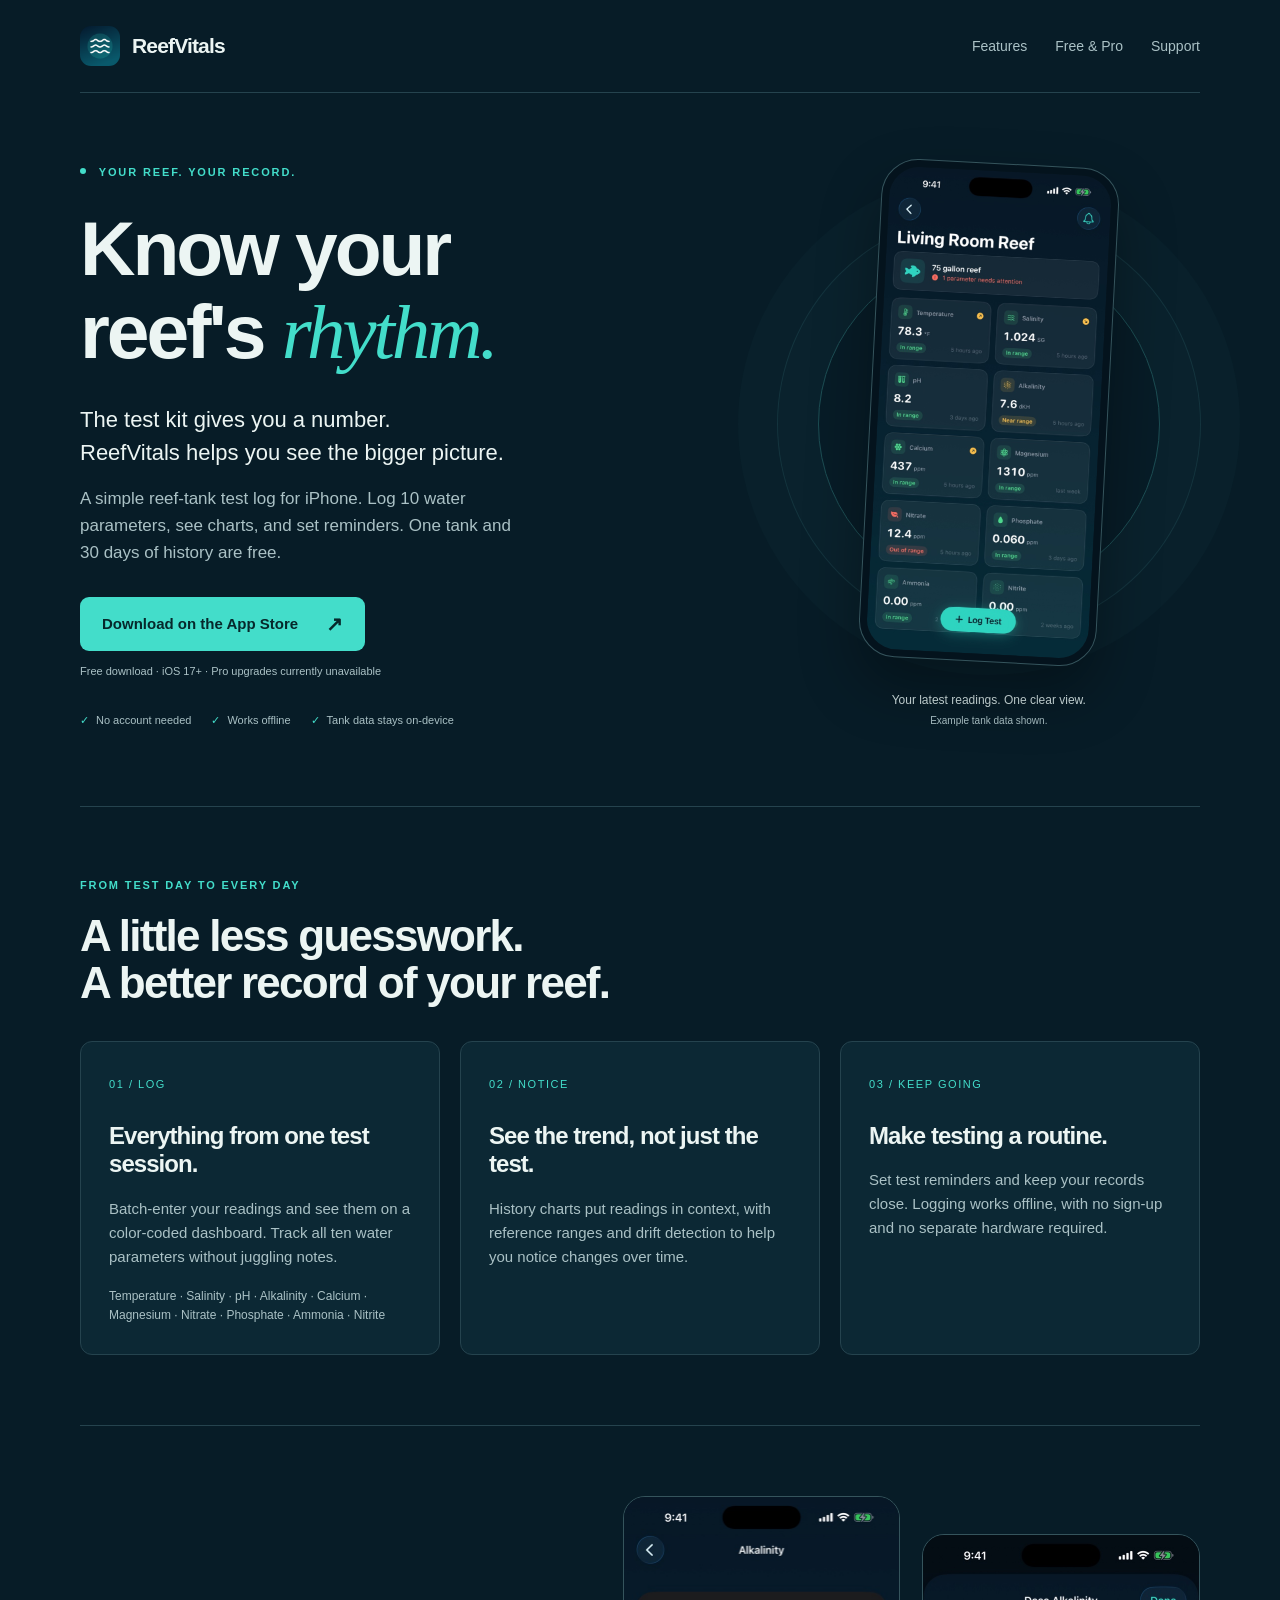
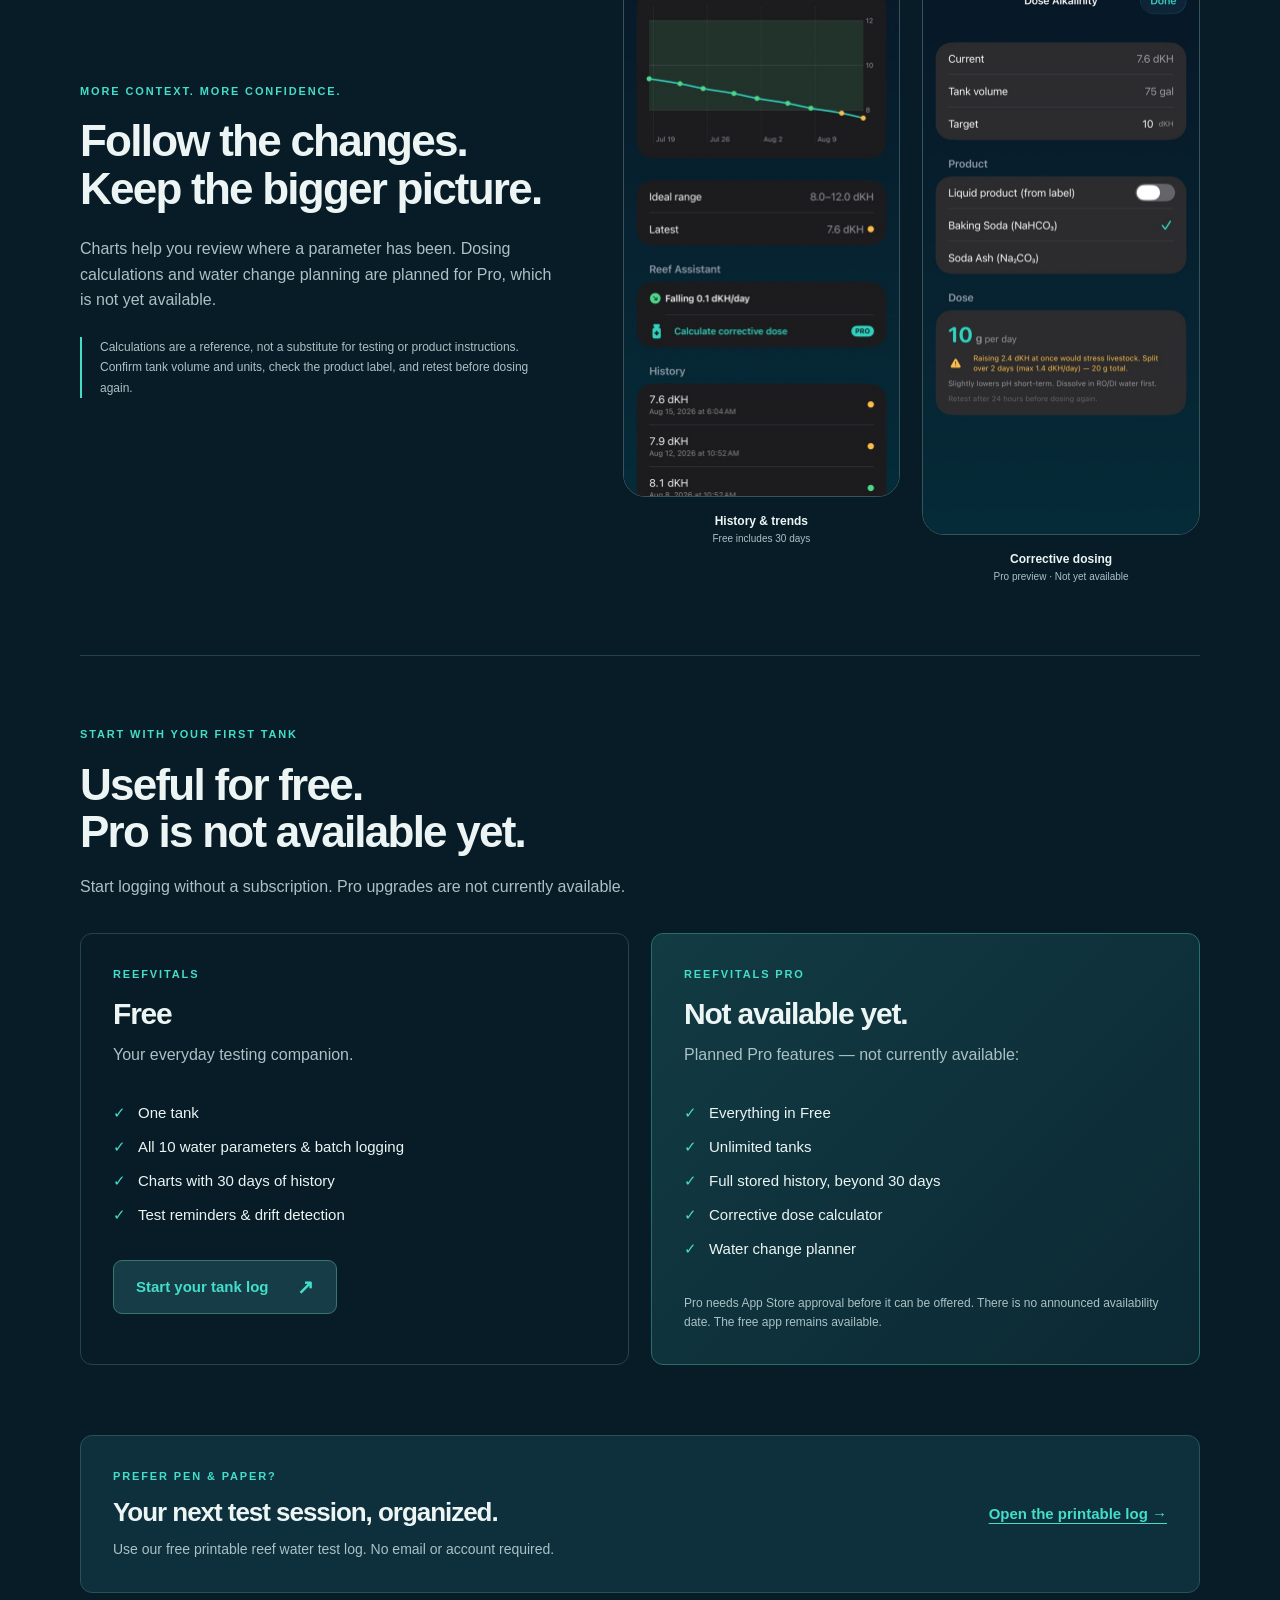
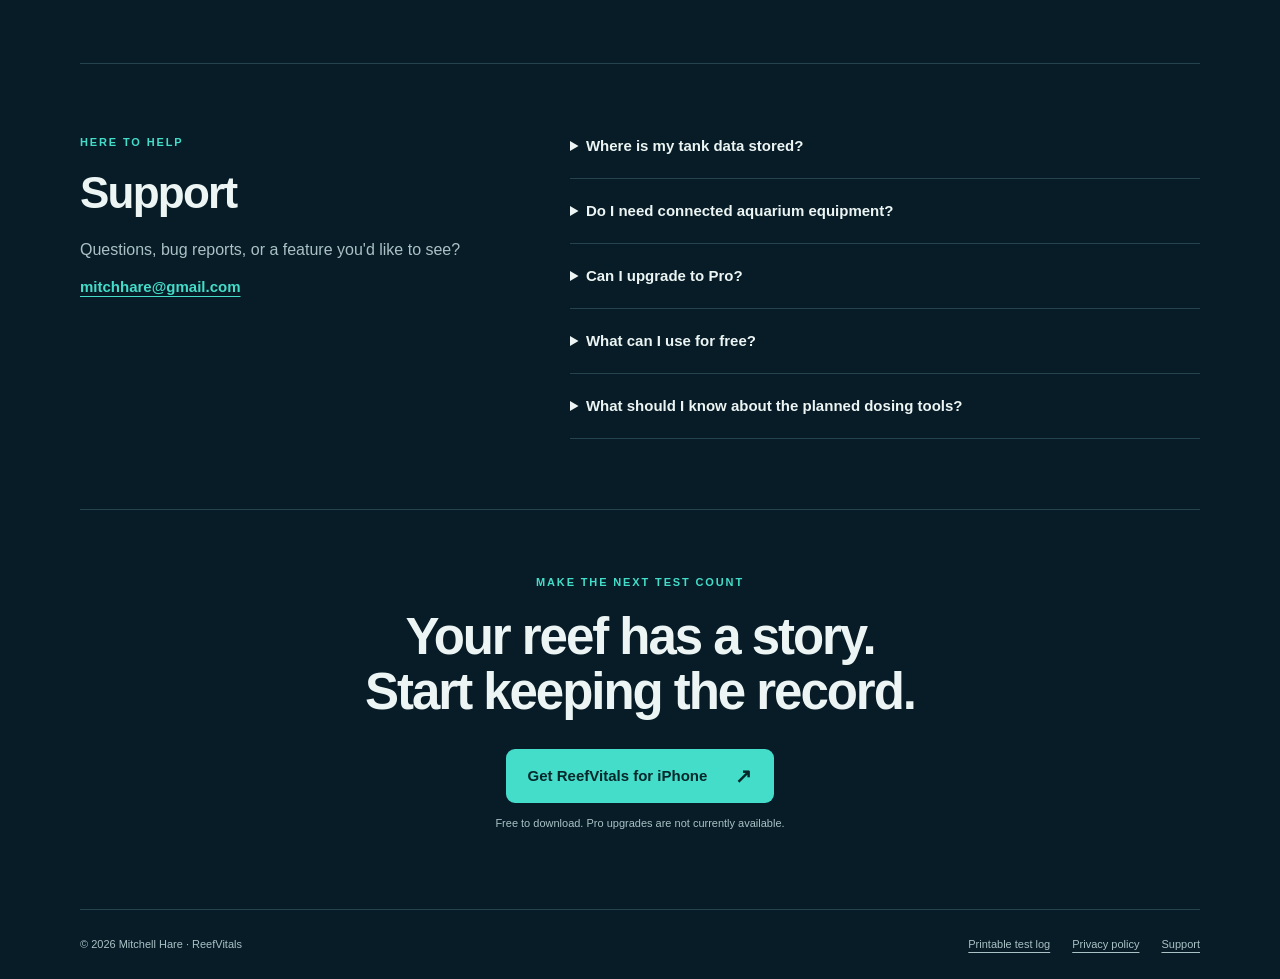
<file: index.html>
<!DOCTYPE html>
<html lang="en">
<head>
<meta charset="utf-8">
<meta name="viewport" content="width=device-width, initial-scale=1">
<title>ReefVitals — Reef Aquarium Water Test Log for iPhone</title>
<meta name="description" content="Keep your reef aquarium test results in one place. Log 10 water parameters, see trends, and set reminders with ReefVitals for iPhone. Free to download, no account required.">
<link rel="canonical" href="https://lapin1018.github.io/reefvitals/">
<meta name="apple-itunes-app" content="app-id=6801721035">
<meta property="og:type" content="website">
<meta property="og:title" content="ReefVitals — Know your reef's rhythm.">
<meta property="og:description" content="A water test log for reef keepers. Track parameters, follow trends, and keep your tank's history on your iPhone.">
<meta property="og:url" content="https://lapin1018.github.io/reefvitals/">
<meta property="og:image" content="https://lapin1018.github.io/reefvitals/assets/app-icon.png">
<meta property="og:image:alt" content="ReefVitals app icon">
<meta name="twitter:card" content="summary">
<meta name="theme-color" content="#071c27">
<link rel="icon" type="image/png" href="assets/app-icon.png">
<link rel="stylesheet" href="styles.css">
<script type="application/ld+json">{"@context":"https://schema.org","@type":"SoftwareApplication","name":"ReefVitals","operatingSystem":"iOS 17.0 or later","applicationCategory":"LifestyleApplication","url":"https://lapin1018.github.io/reefvitals/","downloadUrl":"https://apps.apple.com/us/app/reefvitals/id6801721035","image":"https://lapin1018.github.io/reefvitals/assets/app-icon.png","description":"A free one-tank iPhone water test log for reef aquariums, with parameter charts, reminders, and 30 days of history.","author":{"@type":"Person","name":"Mitchell Hare"}}</script>
</head>
<body>
<a class="skip-link" href="#main">Skip to content</a>
<header class="site-header wrap">
<a class="brand" href="./"><img src="assets/app-icon.png" width="40" height="40" alt=""><span>ReefVitals</span></a>
<nav aria-label="Main navigation"><a href="#features">Features</a><a href="#plans">Free &amp; Pro</a><a href="#support">Support</a></nav>
</header>
<main id="main">
<section class="hero wrap" aria-labelledby="hero-title">
<div class="hero-copy"><p class="eyebrow"><span class="status-dot" aria-hidden="true"></span> YOUR REEF. YOUR RECORD.</p>
<h1 id="hero-title">Know your<br>reef's <em>rhythm.</em></h1>
<p class="lead">The test kit gives you a number.<br>ReefVitals helps you see the bigger picture.</p>
<p class="hero-description">A simple reef-tank test log for iPhone. Log 10 water parameters, see charts, and set reminders. One tank and 30 days of history are free.</p>
<a class="button" href="https://apps.apple.com/us/app/reefvitals/id6801721035">Download on the App Store <span aria-hidden="true">↗</span></a>
<p class="button-note">Free download · iOS 17+ · Pro upgrades currently unavailable</p>
<div class="trust-row"><span>No account needed</span><span>Works offline</span><span>Tank data stays on-device</span></div></div>
<figure class="hero-visual"><div class="phone"><img src="assets/dashboard.jpg" width="644" height="1400" fetchpriority="high" alt="ReefVitals dashboard showing temperature, salinity, pH, alkalinity, calcium, magnesium, nitrate, phosphate, ammonia, and nitrite readings."></div><figcaption>Your latest readings. One clear view.<br><span>Example tank data shown.</span></figcaption></figure>
</section>
<section id="features" class="section wrap" aria-labelledby="features-title">
<div class="section-heading"><p class="eyebrow">FROM TEST DAY TO EVERY DAY</p><h2 id="features-title">A little less guesswork.<br>A better record of your reef.</h2></div>
<div class="feature-grid">
<article class="feature-card"><span class="number">01 / LOG</span><h3>Everything from one test session.</h3><p>Batch-enter your readings and see them on a color-coded dashboard. Track all ten water parameters without juggling notes.</p><p class="small">Temperature · Salinity · pH · Alkalinity · Calcium · Magnesium · Nitrate · Phosphate · Ammonia · Nitrite</p></article>
<article class="feature-card"><span class="number">02 / NOTICE</span><h3>See the trend, not just the test.</h3><p>History charts put readings in context, with reference ranges and drift detection to help you notice changes over time.</p></article>
<article class="feature-card"><span class="number">03 / KEEP GOING</span><h3>Make testing a routine.</h3><p>Set test reminders and keep your records close. Logging works offline, with no sign-up and no separate hardware required.</p></article>
</div></section>
<section class="showcase section wrap" aria-labelledby="showcase-title">
<div class="showcase-copy"><p class="eyebrow">MORE CONTEXT. MORE CONFIDENCE.</p><h2 id="showcase-title">Follow the changes.<br>Keep the bigger picture.</h2><p>Charts help you review where a parameter has been. Dosing calculations and water change planning are planned for Pro, which is not yet available.</p><p class="note">Calculations are a reference, not a substitute for testing or product instructions. Confirm tank volume and units, check the product label, and retest before dosing again.</p></div>
<div class="screen-pair"><figure><img src="assets/trend.jpg" width="552" height="1200" loading="lazy" alt="A parameter history chart in ReefVitals."><figcaption>History &amp; trends <span>Free includes 30 days</span></figcaption></figure><figure><img src="assets/dose.jpg" width="552" height="1200" loading="lazy" alt="ReefVitals corrective dosing calculator with tank-specific calculation inputs."><figcaption>Corrective dosing <span>Pro preview · Not yet available</span></figcaption></figure></div>
</section>
<section id="plans" class="section wrap" aria-labelledby="plans-title">
<div class="section-heading"><p class="eyebrow">START WITH YOUR FIRST TANK</p><h2 id="plans-title">Useful for free.<br>Pro is not available yet.</h2><p>Start logging without a subscription. Pro upgrades are not currently available.</p></div>
<div class="plans"><article class="plan"><p class="eyebrow">REEFVITALS</p><h3>Free</h3><p>Your everyday testing companion.</p><ul><li>One tank</li><li>All 10 water parameters &amp; batch logging</li><li>Charts with 30 days of history</li><li>Test reminders &amp; drift detection</li></ul><a class="button button-secondary" href="https://apps.apple.com/us/app/reefvitals/id6801721035">Start your tank log <span aria-hidden="true">↗</span></a></article>
<article class="plan plan-pro"><p class="eyebrow">REEFVITALS PRO</p><h3>Not available yet.</h3><p>Planned Pro features — not currently available:</p><ul><li>Everything in Free</li><li>Unlimited tanks</li><li>Full stored history, beyond 30 days</li><li>Corrective dose calculator</li><li>Water change planner</li></ul><p class="small">Pro needs App Store approval before it can be offered. There is no announced availability date. The free app remains available.</p></article></div>
</section>
<section class="resource wrap" aria-labelledby="resource-title"><div><p class="eyebrow">PREFER PEN &amp; PAPER?</p><h2 id="resource-title">Your next test session, organized.</h2><p>Use our free printable reef water test log. No email or account required.</p></div><a class="text-link" href="reef-test-log.html">Open the printable log <span aria-hidden="true">→</span></a></section>
<section id="support" class="section wrap support" aria-labelledby="support-title">
<div><p class="eyebrow">HERE TO HELP</p><h2 id="support-title">Support</h2><p>Questions, bug reports, or a feature you'd like to see?</p><a class="text-link" href="mailto:mitchhare@gmail.com">mitchhare@gmail.com</a></div>
<div class="faq"><details><summary>Where is my tank data stored?</summary><p>On your device. ReefVitals has no user accounts or external database for your tank data. Read the <a href="privacy.html">privacy policy</a> for details.</p></details>
<details><summary>Do I need connected aquarium equipment?</summary><p>No. ReefVitals is a manual water test log. Enter readings from your own test kits; it is not an automatic water-testing device or aquarium controller.</p></details>
<details><summary>Can I upgrade to Pro?</summary><p>Not yet. Pro subscriptions are not currently available. Planned Pro features include corrective dosing, the water change planner, unlimited tanks, and full stored history. No availability date has been announced.</p></details>
<details><summary>What can I use for free?</summary><p>The free app includes one tank, all ten water parameters, batch logging, charts with 30 days of history, test reminders, and drift detection. No subscription or account is needed to start logging.</p></details>
<details><summary>What should I know about the planned dosing tools?</summary><p>Treat calculated doses as a reference. Confirm your tank volume, units, test results, and product instructions. Large corrections may be split across days. Always retest before dosing again.</p></details></div>
</section>
<section class="closing wrap"><p class="eyebrow">MAKE THE NEXT TEST COUNT</p><h2>Your reef has a story.<br>Start keeping the record.</h2><a class="button" href="https://apps.apple.com/us/app/reefvitals/id6801721035">Get ReefVitals for iPhone <span aria-hidden="true">↗</span></a><p class="button-note">Free to download. Pro upgrades are not currently available.</p></section>
</main>
<footer class="site-footer wrap"><span>© 2026 Mitchell Hare · ReefVitals</span><div><a href="reef-test-log.html">Printable test log</a><a href="privacy.html">Privacy policy</a><a href="#support">Support</a></div></footer>
</body>
</html>
</file>
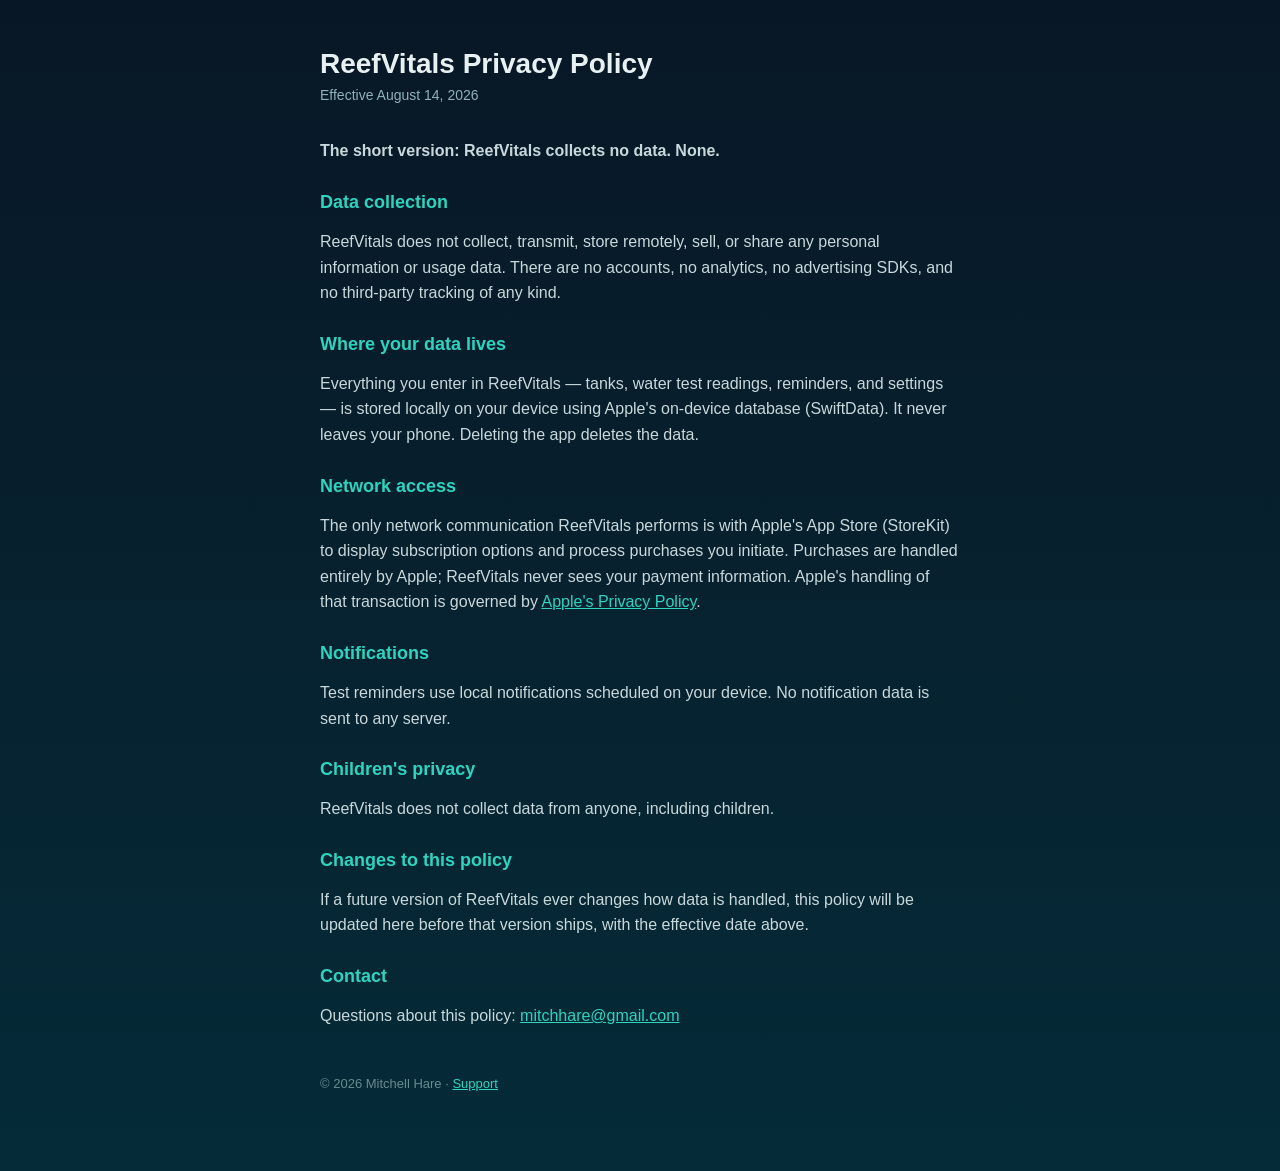
<file: privacy.html>
<!DOCTYPE html>
<html lang="en">
<head>
<meta charset="utf-8">
<meta name="viewport" content="width=device-width, initial-scale=1">
<title>ReefVitals — Privacy Policy</title>
<style>
  :root { color-scheme: dark; }
  body {
    margin: 0; padding: 0;
    font-family: -apple-system, BlinkMacSystemFont, "Segoe UI", Roboto, sans-serif;
    background: linear-gradient(180deg, #081726 0%, #052b38 100%);
    color: #e8f1f2; min-height: 100vh;
  }
  .wrap { max-width: 640px; margin: 0 auto; padding: 48px 24px 80px; }
  h1 { font-size: 28px; margin: 0 0 4px; }
  .date { color: #8fb3b8; margin: 0 0 32px; font-size: 14px; }
  h2 { font-size: 18px; margin: 28px 0 8px; color: #2ed4bf; }
  p, li { line-height: 1.6; color: #c9d8da; }
  a { color: #2ed4bf; }
  footer { margin-top: 48px; font-size: 13px; color: #6a8a8f; }
</style>
</head>
<body>
<div class="wrap">
  <h1>ReefVitals Privacy Policy</h1>
  <p class="date">Effective August 14, 2026</p>

  <p><strong>The short version: ReefVitals collects no data. None.</strong></p>

  <h2>Data collection</h2>
  <p>ReefVitals does not collect, transmit, store remotely, sell, or share any personal
  information or usage data. There are no accounts, no analytics, no advertising SDKs,
  and no third-party tracking of any kind.</p>

  <h2>Where your data lives</h2>
  <p>Everything you enter in ReefVitals — tanks, water test readings, reminders, and
  settings — is stored locally on your device using Apple's on-device database
  (SwiftData). It never leaves your phone. Deleting the app deletes the data.</p>

  <h2>Network access</h2>
  <p>The only network communication ReefVitals performs is with Apple's App Store
  (StoreKit) to display subscription options and process purchases you initiate.
  Purchases are handled entirely by Apple; ReefVitals never sees your payment
  information. Apple's handling of that transaction is governed by
  <a href="https://www.apple.com/legal/privacy/">Apple's Privacy Policy</a>.</p>

  <h2>Notifications</h2>
  <p>Test reminders use local notifications scheduled on your device. No notification
  data is sent to any server.</p>

  <h2>Children's privacy</h2>
  <p>ReefVitals does not collect data from anyone, including children.</p>

  <h2>Changes to this policy</h2>
  <p>If a future version of ReefVitals ever changes how data is handled, this policy
  will be updated here before that version ships, with the effective date above.</p>

  <h2>Contact</h2>
  <p>Questions about this policy: <a href="mailto:mitchhare@gmail.com">mitchhare@gmail.com</a></p>

  <footer>© 2026 Mitchell Hare · <a href="index.html">Support</a></footer>
</div>
</body>
</html>
</file>
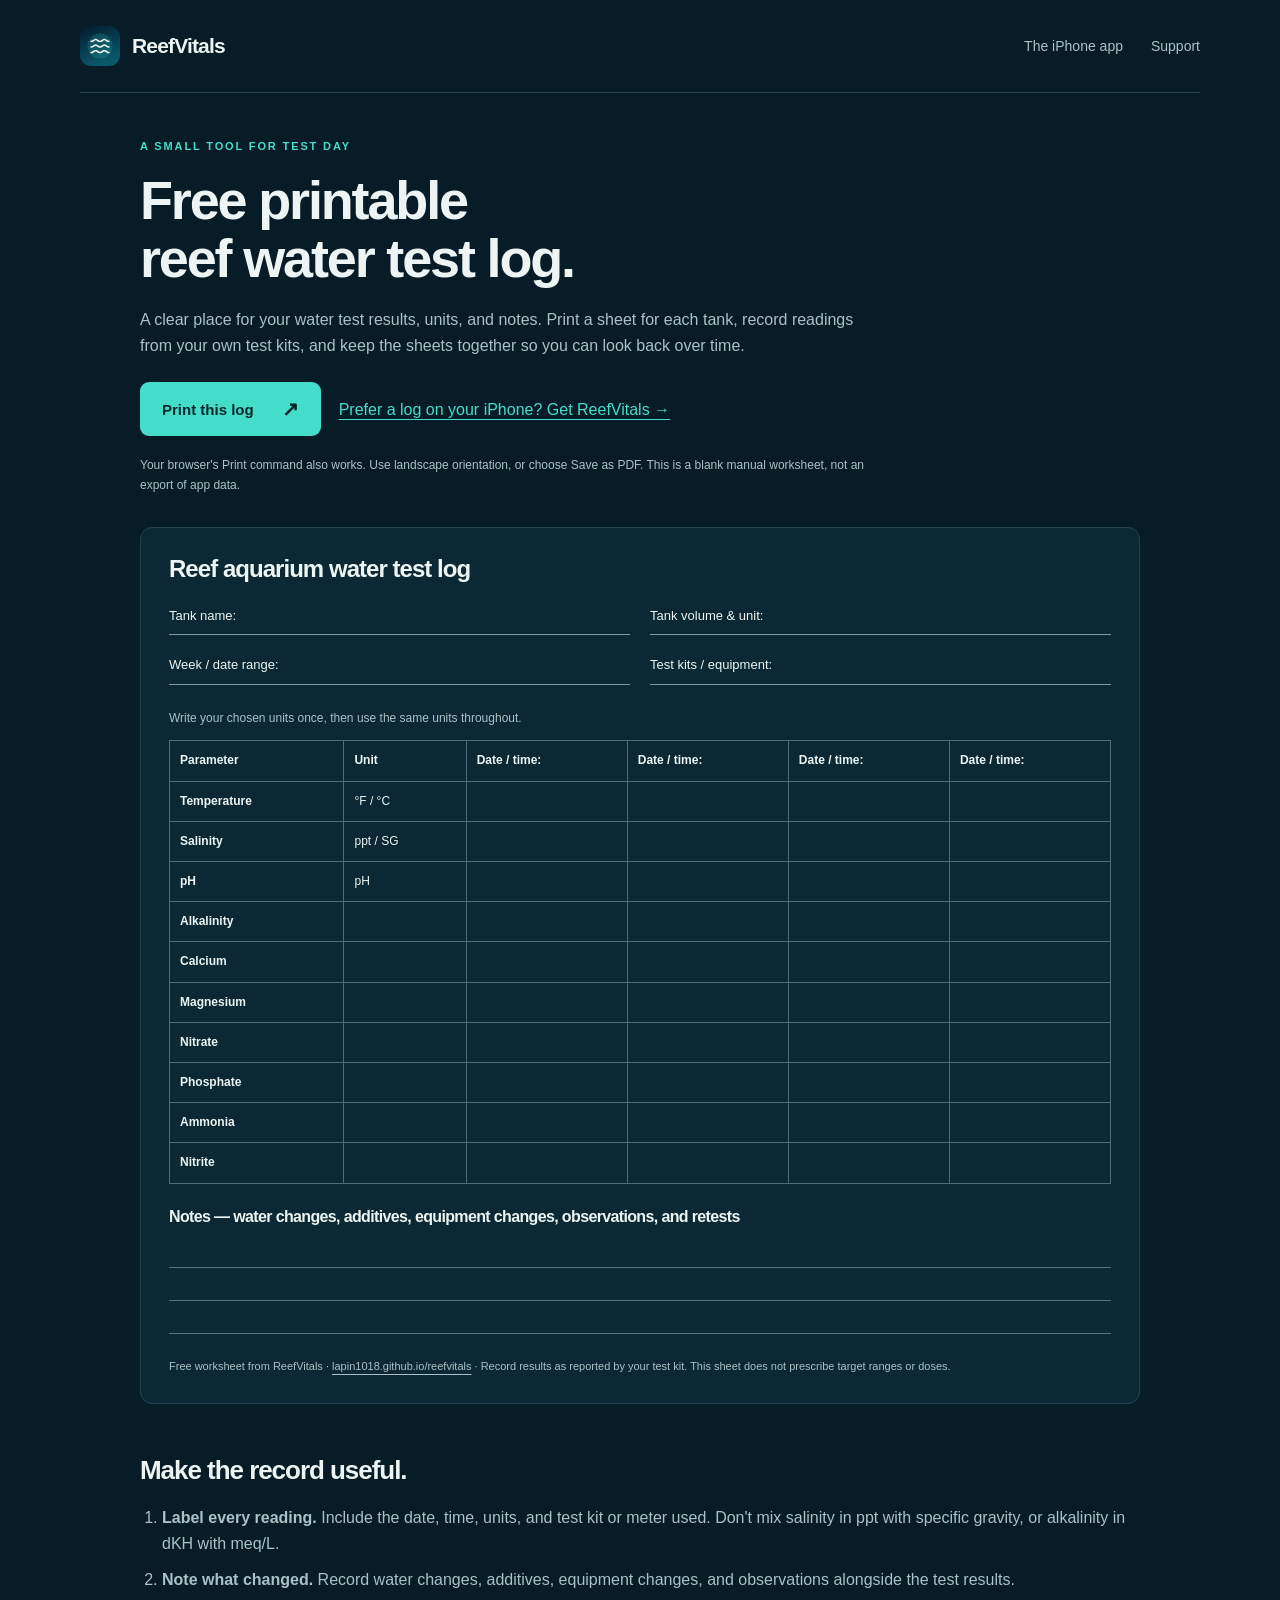
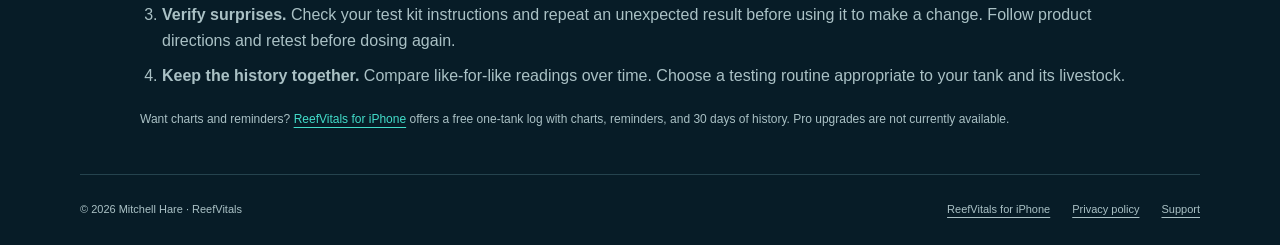
<file: reef-test-log.html>
<!DOCTYPE html>
<html lang="en">
<head>
<meta charset="utf-8">
<meta name="viewport" content="width=device-width, initial-scale=1">
<title>Free Printable Reef Aquarium Water Test Log — ReefVitals</title>
<meta name="description" content="Print a free reef aquarium water test log for temperature, salinity, pH, alkalinity, calcium, magnesium, nitrate, phosphate, ammonia, and nitrite. No email required.">
<link rel="canonical" href="https://lapin1018.github.io/reefvitals/reef-test-log.html">
<meta property="og:type" content="website">
<meta property="og:title" content="Free Printable Reef Aquarium Water Test Log">
<meta property="og:description" content="A simple, printable worksheet for your next reef aquarium test session. No email or account required.">
<meta property="og:url" content="https://lapin1018.github.io/reefvitals/reef-test-log.html">
<meta property="og:image" content="https://lapin1018.github.io/reefvitals/assets/app-icon.png">
<meta name="theme-color" content="#071c27">
<link rel="icon" type="image/png" href="assets/app-icon.png">
<link rel="stylesheet" href="styles.css">
</head>
<body>
<a class="skip-link" href="#main">Skip to content</a>
<header class="site-header wrap"><a class="brand" href="./"><img src="assets/app-icon.png" width="40" height="40" alt=""><span>ReefVitals</span></a><nav aria-label="Main navigation"><a href="./">The iPhone app</a><a href="./#support">Support</a></nav></header>
<main id="main" class="wrap log-page">
<section class="log-intro"><p class="eyebrow">A SMALL TOOL FOR TEST DAY</p><h1>Free printable<br>reef water test log.</h1><p>A clear place for your water test results, units, and notes. Print a sheet for each tank, record readings from your own test kits, and keep the sheets together so you can look back over time.</p><div class="log-actions"><button class="button" type="button" onclick="window.print()">Print this log <span aria-hidden="true">↗</span></button><a href="https://apps.apple.com/us/app/reefvitals/id6801721035">Prefer a log on your iPhone? Get ReefVitals →</a></div><p class="small">Your browser's Print command also works. Use landscape orientation, or choose Save as PDF. This is a blank manual worksheet, not an export of app data.</p></section>
<section class="log-sheet" aria-labelledby="sheet-title">
<h2 id="sheet-title">Reef aquarium water test log</h2>
<div class="log-meta"><span>Tank name: </span><span>Tank volume &amp; unit: </span><span>Week / date range: </span><span>Test kits / equipment: </span></div>
<div class="table-scroll"><table class="log-table"><caption>Write your chosen units once, then use the same units throughout.</caption><thead><tr><th scope="col">Parameter</th><th scope="col">Unit</th><th scope="col">Date / time:</th><th scope="col">Date / time:</th><th scope="col">Date / time:</th><th scope="col">Date / time:</th></tr></thead><tbody>
<tr><th scope="row">Temperature</th><td>°F / °C</td><td></td><td></td><td></td><td></td></tr>
<tr><th scope="row">Salinity</th><td>ppt / SG</td><td></td><td></td><td></td><td></td></tr>
<tr><th scope="row">pH</th><td>pH</td><td></td><td></td><td></td><td></td></tr>
<tr><th scope="row">Alkalinity</th><td></td><td></td><td></td><td></td><td></td></tr>
<tr><th scope="row">Calcium</th><td></td><td></td><td></td><td></td><td></td></tr>
<tr><th scope="row">Magnesium</th><td></td><td></td><td></td><td></td><td></td></tr>
<tr><th scope="row">Nitrate</th><td></td><td></td><td></td><td></td><td></td></tr>
<tr><th scope="row">Phosphate</th><td></td><td></td><td></td><td></td><td></td></tr>
<tr><th scope="row">Ammonia</th><td></td><td></td><td></td><td></td><td></td></tr>
<tr><th scope="row">Nitrite</th><td></td><td></td><td></td><td></td><td></td></tr>
</tbody></table></div>
<div class="log-notes"><h3>Notes — water changes, additives, equipment changes, observations, and retests</h3><div class="writing-line"></div><div class="writing-line"></div><div class="writing-line"></div></div>
<p class="print-credit">Free worksheet from ReefVitals · <a href="https://lapin1018.github.io/reefvitals/">lapin1018.github.io/reefvitals</a> · Record results as reported by your test kit. This sheet does not prescribe target ranges or doses.</p>
</section>
<section class="log-tips"><h2>Make the record useful.</h2><ol><li><strong>Label every reading.</strong> Include the date, time, units, and test kit or meter used. Don't mix salinity in ppt with specific gravity, or alkalinity in dKH with meq/L.</li><li><strong>Note what changed.</strong> Record water changes, additives, equipment changes, and observations alongside the test results.</li><li><strong>Verify surprises.</strong> Check your test kit instructions and repeat an unexpected result before using it to make a change. Follow product directions and retest before dosing again.</li><li><strong>Keep the history together.</strong> Compare like-for-like readings over time. Choose a testing routine appropriate to your tank and its livestock.</li></ol><p class="small">Want charts and reminders? <a href="./">ReefVitals for iPhone</a> offers a free one-tank log with charts, reminders, and 30 days of history. Pro upgrades are not currently available.</p></section>
</main>
<footer class="site-footer wrap"><span>© 2026 Mitchell Hare · ReefVitals</span><div><a href="./">ReefVitals for iPhone</a><a href="privacy.html">Privacy policy</a><a href="./#support">Support</a></div></footer>
</body>
</html>
</file>
<file: styles.css>
:root{color-scheme:dark;--bg:#071c27;--panel:#0c2834;--ink:#ecf5f3;--muted:#aac1c5;--teal:#43ddca;--line:#25434e;--serif:Georgia,"Times New Roman",serif}
*{box-sizing:border-box}html{scroll-behavior:smooth;scroll-padding-top:24px}body{margin:0;background:var(--bg);color:var(--ink);font-family:-apple-system,BlinkMacSystemFont,"Segoe UI",sans-serif;-webkit-font-smoothing:antialiased;line-height:1.6}a{color:var(--teal);text-underline-offset:4px}a:hover{text-decoration-thickness:2px}a:focus-visible,summary:focus-visible,button:focus-visible{outline:3px solid #fff;outline-offset:5px}img{max-width:100%;height:auto;display:block}h1,h2,h3,p,figure{margin:0}h1,h2,h3{line-height:1.08;letter-spacing:-.04em}p+p{margin-top:16px}.wrap{width:min(1120px,calc(100% - 64px));margin-inline:auto}.skip-link{position:absolute;left:16px;top:-80px;padding:12px;background:var(--ink);color:var(--bg);z-index:10}.skip-link:focus{top:12px}.site-header{display:flex;align-items:center;justify-content:space-between;padding-block:26px;border-bottom:1px solid var(--line);gap:24px}.brand{display:flex;gap:12px;align-items:center;color:var(--ink);text-decoration:none;font-size:21px;font-weight:700;letter-spacing:-.04em}.brand img{border-radius:11px}.site-header nav{display:flex;gap:28px}.site-header nav a{font-size:14px;text-decoration:none;color:var(--muted)}.site-header nav a:hover{color:var(--ink)}.hero{display:grid;grid-template-columns:1.2fr .8fr;gap:64px;align-items:center;padding-block:70px 76px}.eyebrow{color:var(--teal);font-size:11px;font-weight:700;letter-spacing:.17em;line-height:1.6}.status-dot{display:inline-block;width:6px;height:6px;background:var(--teal);border-radius:50%;margin-right:8px;vertical-align:2px}h1{font-size:clamp(54px,6vw,78px);margin-top:26px}h1 em{font-family:var(--serif);font-weight:400;color:var(--teal)}.lead{font-size:22px;line-height:1.5;margin-top:28px}.hero-description{color:var(--muted);max-width:440px;font-size:17px;margin-top:16px}.button{display:inline-flex;justify-content:space-between;align-items:center;gap:28px;min-height:54px;padding:14px 22px;border-radius:9px;background:var(--teal);color:#06282b;text-decoration:none;font-weight:700;font-size:15px}.button:hover{background:#76eedf;text-decoration:none}.hero .button,.closing .button{margin-top:30px}.button span{font-size:20px;line-height:1}.button-note{font-size:11px;color:var(--muted);margin-top:12px}.trust-row{display:flex;flex-wrap:wrap;gap:9px 20px;margin-top:32px;color:var(--muted);font-size:11px}.trust-row span:before{content:"✓";color:var(--teal);margin-right:7px}.hero-visual{position:relative;text-align:center;isolation:isolate}.hero-visual:before{content:"";position:absolute;width:340px;height:340px;max-width:100%;border:1px solid #1c4d53;border-radius:50%;top:90px;left:50%;transform:translateX(-50%);z-index:-1;box-shadow:0 0 0 40px #0a222d,0 0 0 41px #14343e,0 0 0 80px #09202b}.phone{width:238px;padding:7px;background:#04131d;border:1px solid #35545c;border-radius:37px;box-shadow:0 28px 60px #0005;transform:rotate(3deg);margin:auto}.phone img{border-radius:30px}.hero-visual figcaption{font-size:12px;color:#d1e1e2;margin-top:28px;line-height:1.7}.hero-visual figcaption span{font-size:10px;color:var(--muted)}.section{padding-block:70px;border-top:1px solid var(--line)}.section-heading{margin-bottom:34px}.section-heading h2,h2{font-size:clamp(32px,3.5vw,44px);margin-top:17px}.section-heading>p:last-child:not(.eyebrow){color:var(--muted);margin-top:18px}.feature-grid{display:grid;grid-template-columns:repeat(3,1fr);gap:20px}.feature-card{padding:28px;background:var(--panel);border:1px solid var(--line);border-radius:12px}.number{font-size:11px;letter-spacing:.14em;color:var(--teal)}h3{font-size:24px}.feature-card h3{margin-top:26px;line-height:1.2}.feature-card p{font-size:15px;color:var(--muted);margin-top:18px}.feature-card .small,.small{font-size:12px;color:var(--muted)}.showcase{display:grid;grid-template-columns:.9fr 1.1fr;gap:70px;align-items:center}.showcase-copy>p:not(.eyebrow){color:var(--muted);margin-top:24px}.showcase-copy .note{border-left:2px solid var(--teal);padding-left:18px;font-size:12px;line-height:1.7}.screen-pair{display:grid;grid-template-columns:1fr 1fr;gap:22px;align-items:start}.screen-pair figure:nth-child(2){margin-top:38px}.screen-pair img{width:100%;border:1px solid #35545c;border-radius:22px}.screen-pair figcaption{font-size:12px;text-align:center;margin-top:15px;font-weight:600}.screen-pair figcaption span{display:block;font-size:10px;color:var(--muted);font-weight:400}.plans{display:grid;grid-template-columns:1fr 1fr;gap:22px}.plan{border:1px solid var(--line);padding:32px;border-radius:12px}.plan-pro{background:linear-gradient(135deg,#123b43,#0b2833);border-color:#267065}.plan h3{font-size:30px;margin-top:14px}.plan>p:not(.eyebrow){color:var(--muted);margin-top:12px}.plan ul{list-style:none;margin:28px 0;padding:0}.plan li{padding-block:5px;font-size:15px}.plan li:before{content:"✓";color:var(--teal);margin-right:12px}.button-secondary{background:#163d47;color:var(--teal);border:1px solid #39746f}.button-secondary:hover{background:#1d4c55}.resource{display:flex;align-items:center;justify-content:space-between;gap:32px;background:#0e303c;border:1px solid #28515b;border-radius:12px;padding:32px}.resource h2{font-size:26px;margin-top:12px}.resource p:not(.eyebrow){color:var(--muted);font-size:14px;margin-top:12px}.text-link{font-weight:600;font-size:15px;white-space:nowrap}.support{display:grid;grid-template-columns:.8fr 1.2fr;gap:70px;margin-top:70px}.support>div>p:not(.eyebrow){color:var(--muted);margin-top:20px;margin-bottom:12px}.faq details{border-bottom:1px solid var(--line);padding-block:20px}.faq details:first-child{padding-top:0}.faq summary{font-size:15px;font-weight:600;cursor:pointer;padding-right:8px}.faq p{color:var(--muted);font-size:14px;margin-top:14px}.closing{text-align:center;border-top:1px solid var(--line);padding-block:64px 76px}.closing h2{font-size:clamp(34px,4.3vw,51px)}.site-footer{border-top:1px solid var(--line);padding-block:26px;display:flex;justify-content:space-between;gap:20px;color:var(--muted);font-size:11px}.site-footer div{display:flex;gap:22px}.site-footer a{color:var(--muted)}
.log-page{max-width:1000px}.log-intro{padding-block:45px 32px}.log-intro h1{font-size:clamp(37px,5vw,54px);margin-top:15px}.log-intro p:not(.eyebrow){max-width:740px;color:var(--muted);margin-top:20px}.log-actions{display:flex;flex-wrap:wrap;gap:18px;align-items:center;margin-top:24px}.log-actions .button{cursor:pointer;border:0;font-family:inherit}.log-sheet{padding:28px;border:1px solid var(--line);border-radius:12px;background:#0c2834}.log-sheet h2{font-size:24px;margin-top:0}.log-meta{display:grid;grid-template-columns:1fr 1fr;gap:20px;font-size:13px;margin-block:24px}.log-meta span{border-bottom:1px solid #7e9b9f;padding-bottom:8px}.table-scroll{overflow-x:auto}.log-table{border-collapse:collapse;width:100%;font-size:12px;min-width:570px}.log-table caption{text-align:left;margin-bottom:12px;color:var(--muted)}.log-table th,.log-table td{border:1px solid #4c6d77;padding:10px;text-align:left;min-width:60px}.log-table th{font-weight:600}.log-table td{height:39px}.log-notes{margin-top:24px}.log-notes h3{font-size:16px;margin-bottom:10px}.writing-line{height:33px;border-bottom:1px solid #57737a}.log-tips{padding-block:35px 45px}.log-tips h2{font-size:26px}.log-tips ol{color:var(--muted);padding-left:22px}.log-tips li{padding:5px 0}.print-credit{font-size:11px;color:var(--muted);margin-top:24px}.print-credit a{color:inherit}
@media(max-width:900px){.hero{gap:24px}.hero-visual:before{width:260px;height:260px;box-shadow:0 0 0 23px #0a222d,0 0 0 24px #14343e}.showcase{gap:35px}.feature-card{padding:23px}.feature-card h3{font-size:21px}.support{gap:35px}.trust-row{gap:8px 14px}.site-header nav{gap:20px}}
@media(max-width:650px){.wrap{width:calc(100% - 36px)}.site-header{padding-block:18px;gap:12px}.brand{font-size:18px;gap:9px}.brand img{width:33px;height:33px}.site-header nav{gap:14px}.site-header nav a{font-size:11px}.site-header nav a:first-child{display:none}.hero{grid-template-columns:1fr;gap:45px;padding-block:40px 44px}.hero-copy{text-align:center}h1{font-size:57px;margin-top:22px}.lead{font-size:20px;margin-top:22px}.hero-description{font-size:15px;margin-inline:auto}.hero .button{font-size:14px;gap:18px}.button-note{font-size:10px}.trust-row{justify-content:center;font-size:10px;margin-top:25px}.hero-visual:before{width:260px;height:260px;top:70px;box-shadow:0 0 0 25px #0a222d,0 0 0 26px #14343e}.phone{width:206px}.hero-visual figcaption{margin-top:23px}.section{padding-block:45px}.section-heading h2,h2{font-size:33px}.feature-grid,.showcase,.plans,.support{grid-template-columns:1fr}.feature-grid{gap:14px}.feature-card{padding:24px}.feature-card h3{margin-top:18px;font-size:23px}.showcase{gap:28px}.screen-pair{max-width:400px;margin-inline:auto;gap:20px}.screen-pair img{border-radius:20px}.plan{padding:26px}.resource{flex-direction:column;align-items:start;padding:27px;gap:20px}.resource h2{font-size:27px}.text-link{font-size:14px;white-space:normal}.support{margin-top:45px;gap:34px}.closing{padding-block:45px}.closing h2{font-size:35px}.site-footer{flex-direction:column;gap:12px}.site-footer div{flex-wrap:wrap;gap:18px}.log-intro{padding-top:30px}.log-sheet{padding:18px}.log-meta{grid-template-columns:1fr;gap:14px}.log-intro h1{font-size:40px}}
@media(prefers-reduced-motion:reduce){html{scroll-behavior:auto}}
@media print{@page{size:landscape;margin:13mm}:root{color-scheme:light}body{background:white;color:#111;font-size:10pt}.site-header,.site-footer,.skip-link,.log-intro,.log-tips,.log-actions{display:none}.wrap,.log-page{width:100%;max-width:none;margin:0}.log-sheet{padding:0;background:white;border:0;border-radius:0;break-inside:avoid}.log-sheet h2{font-size:20pt;color:#111}.log-meta{grid-template-columns:1fr 1fr;font-size:10pt;margin-block:14px;gap:20px}.log-table{font-size:9pt;min-width:0}.log-table caption,.print-credit{color:#333}.log-table th,.log-table td{border-color:#777;padding:6px}.log-table td{height:26px}.log-notes{margin-top:15px}.writing-line{height:24px;border-color:#999}.print-credit{font-size:8pt;margin-top:12px}a{color:#111;text-decoration:none}}
</file>
